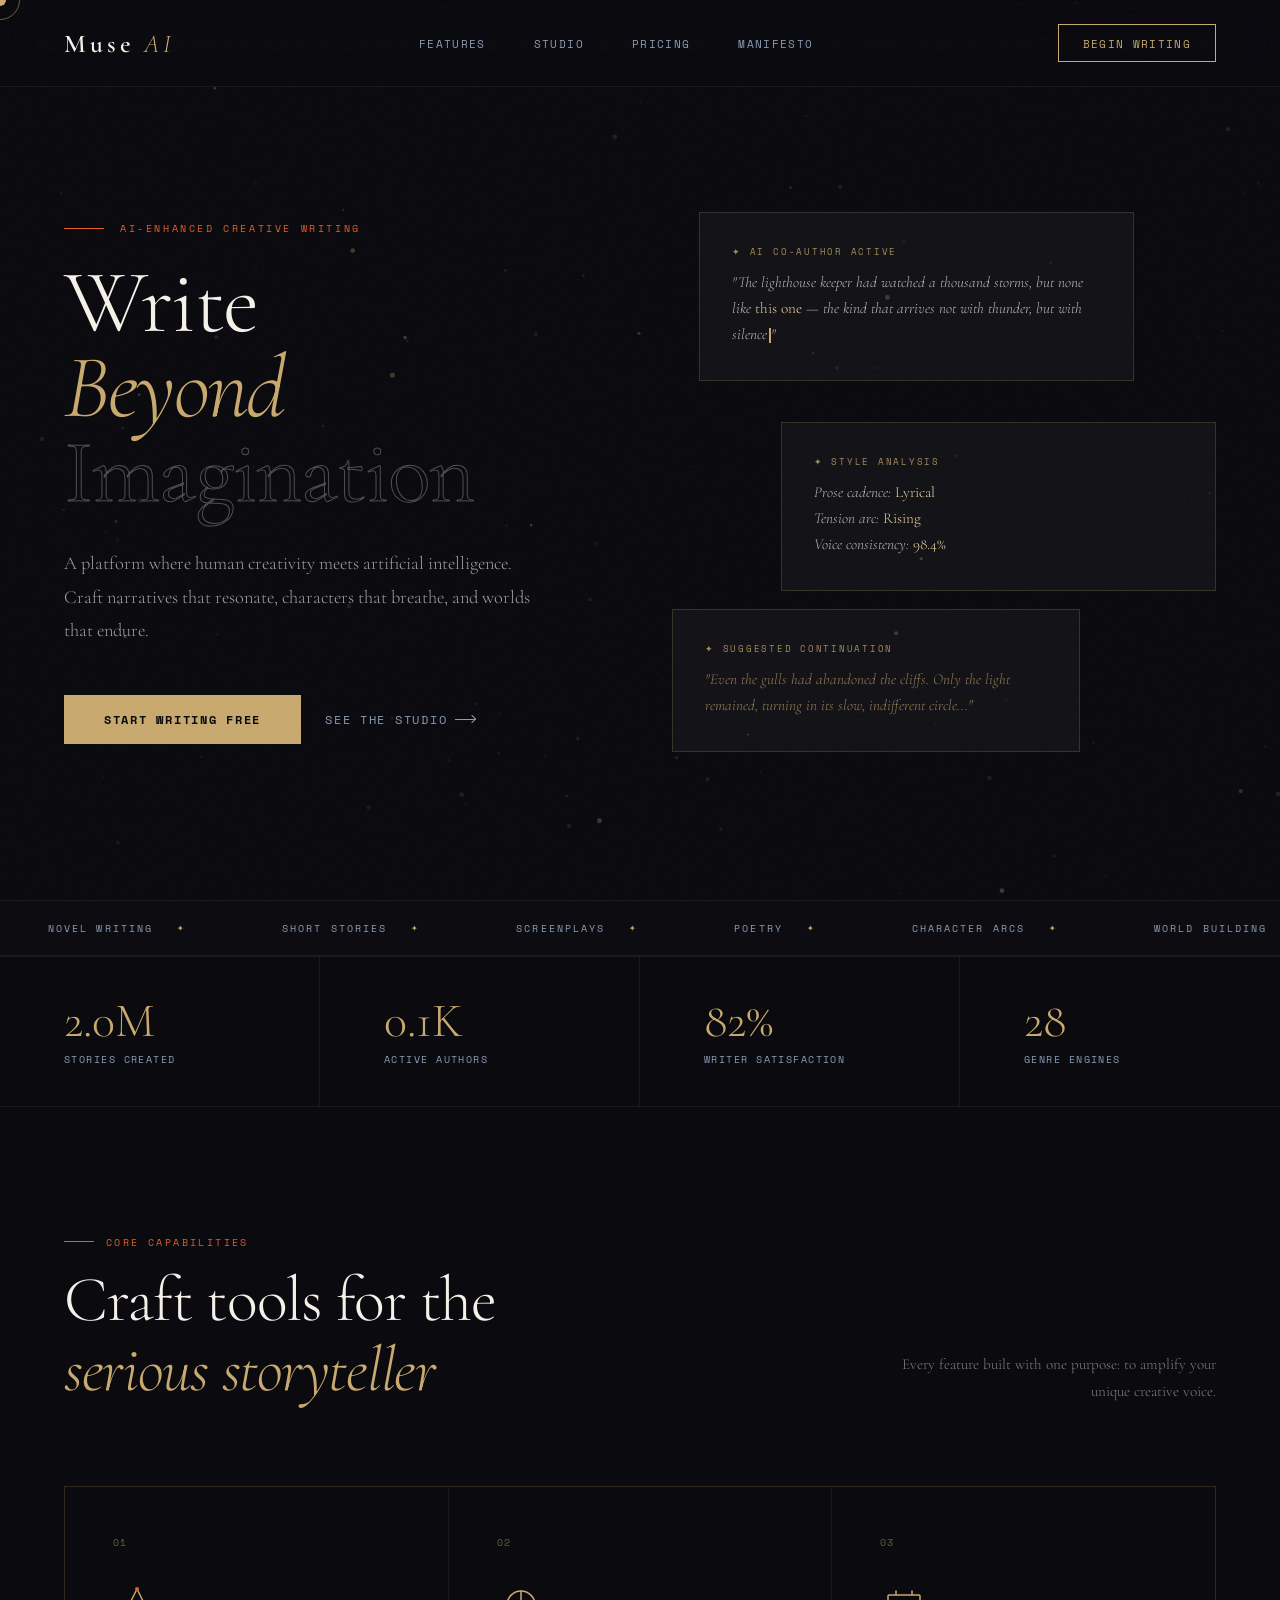
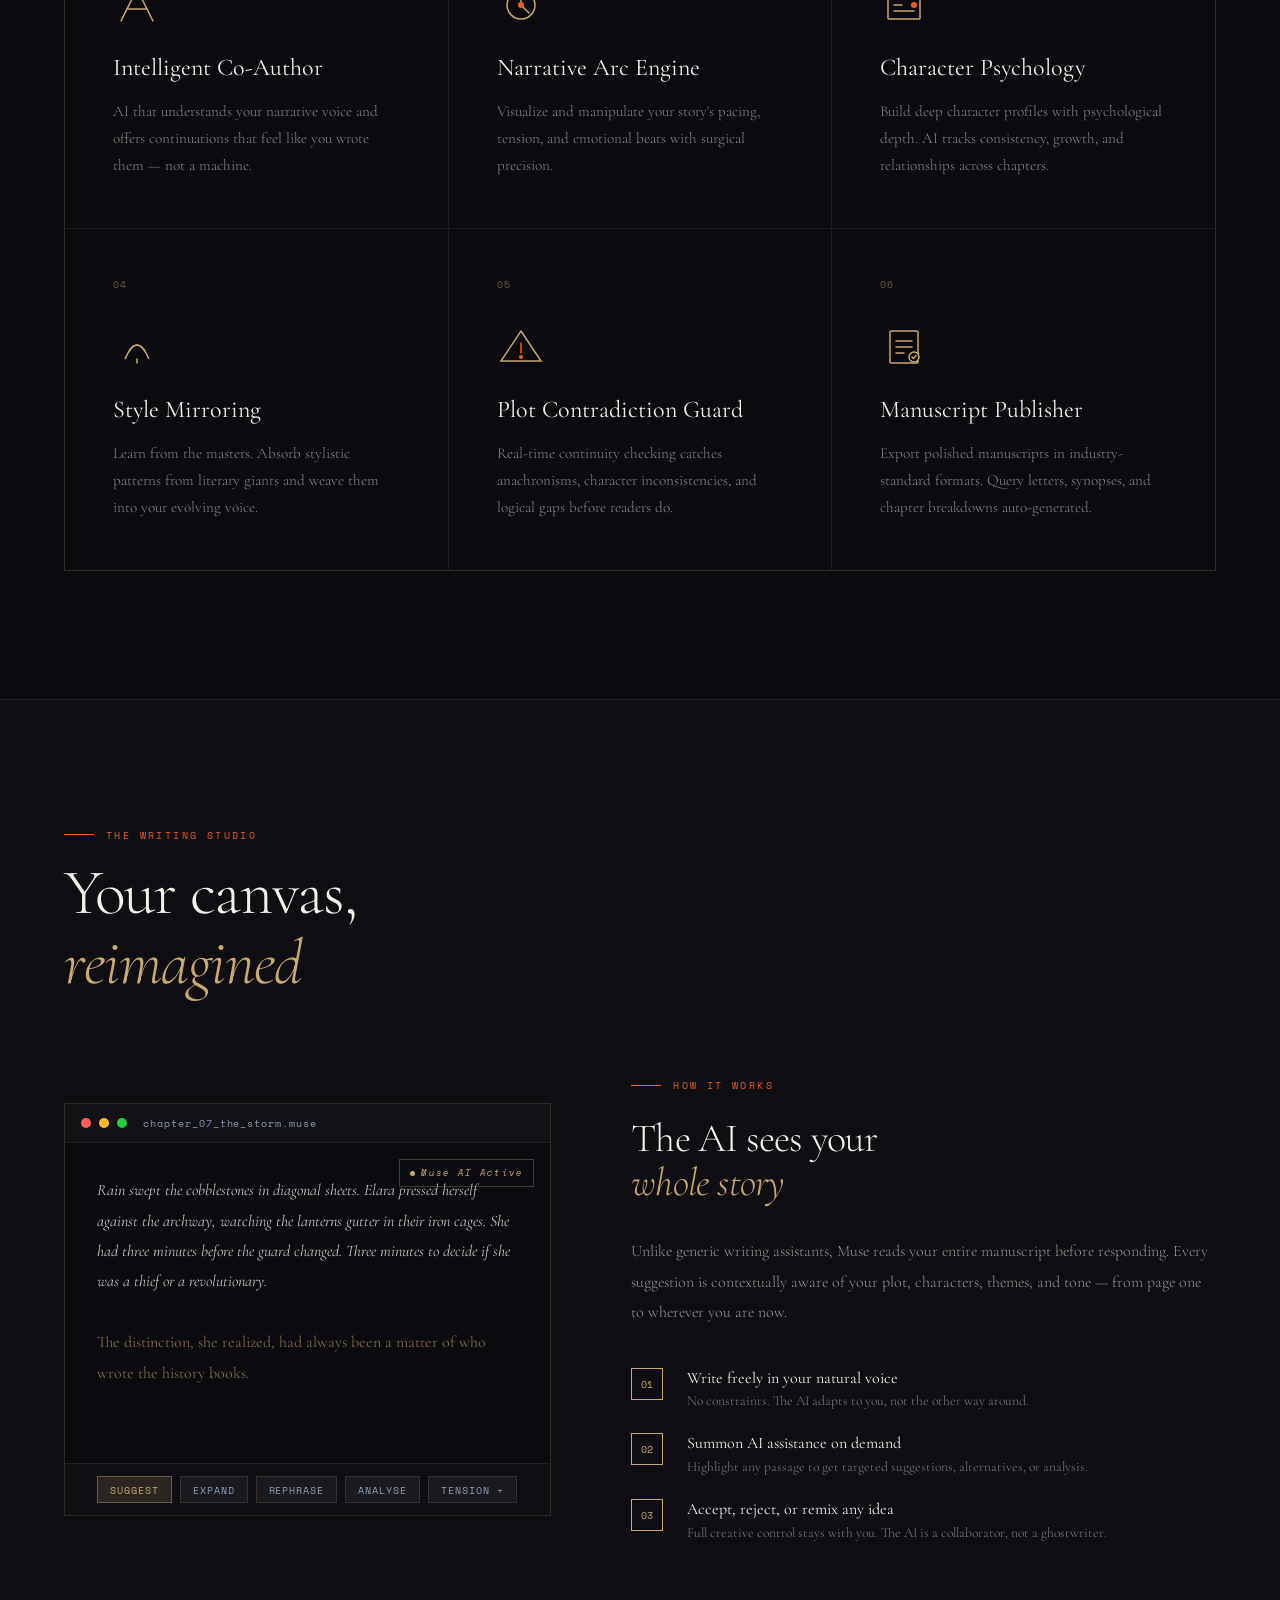
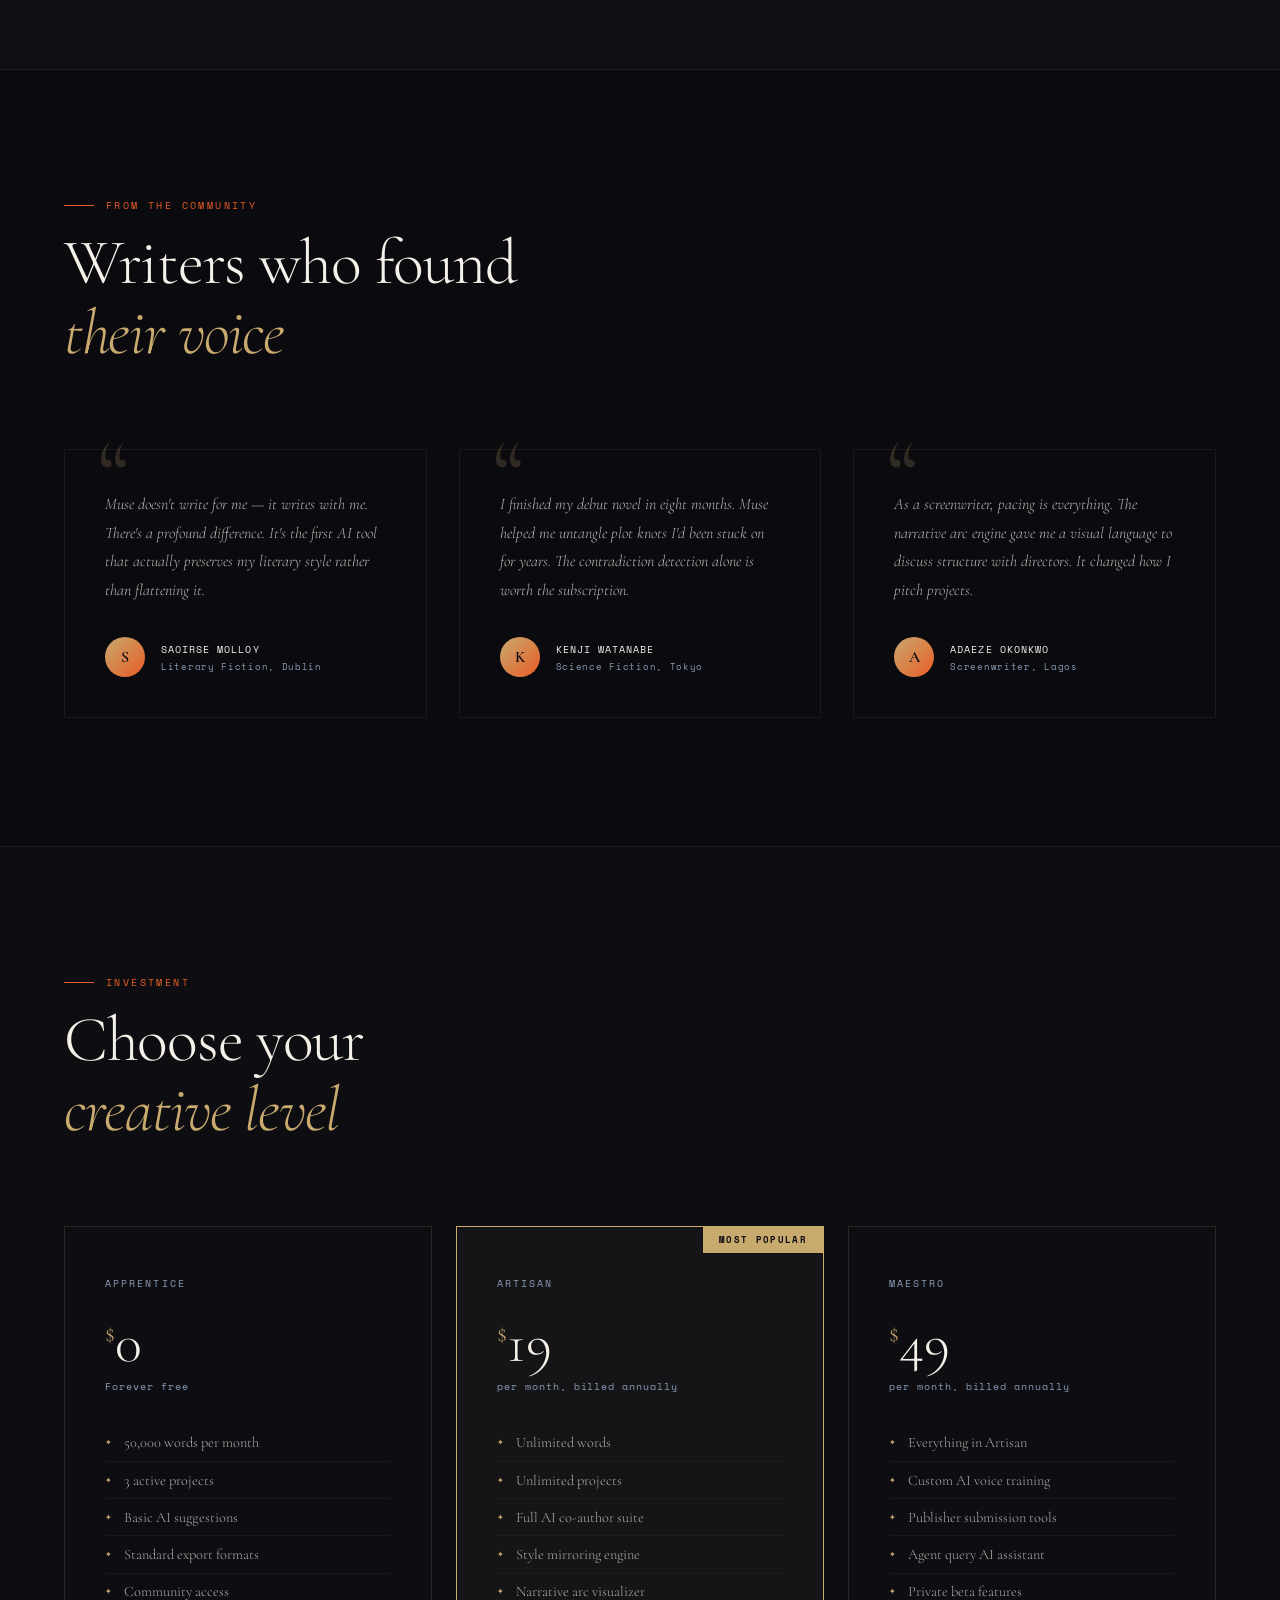
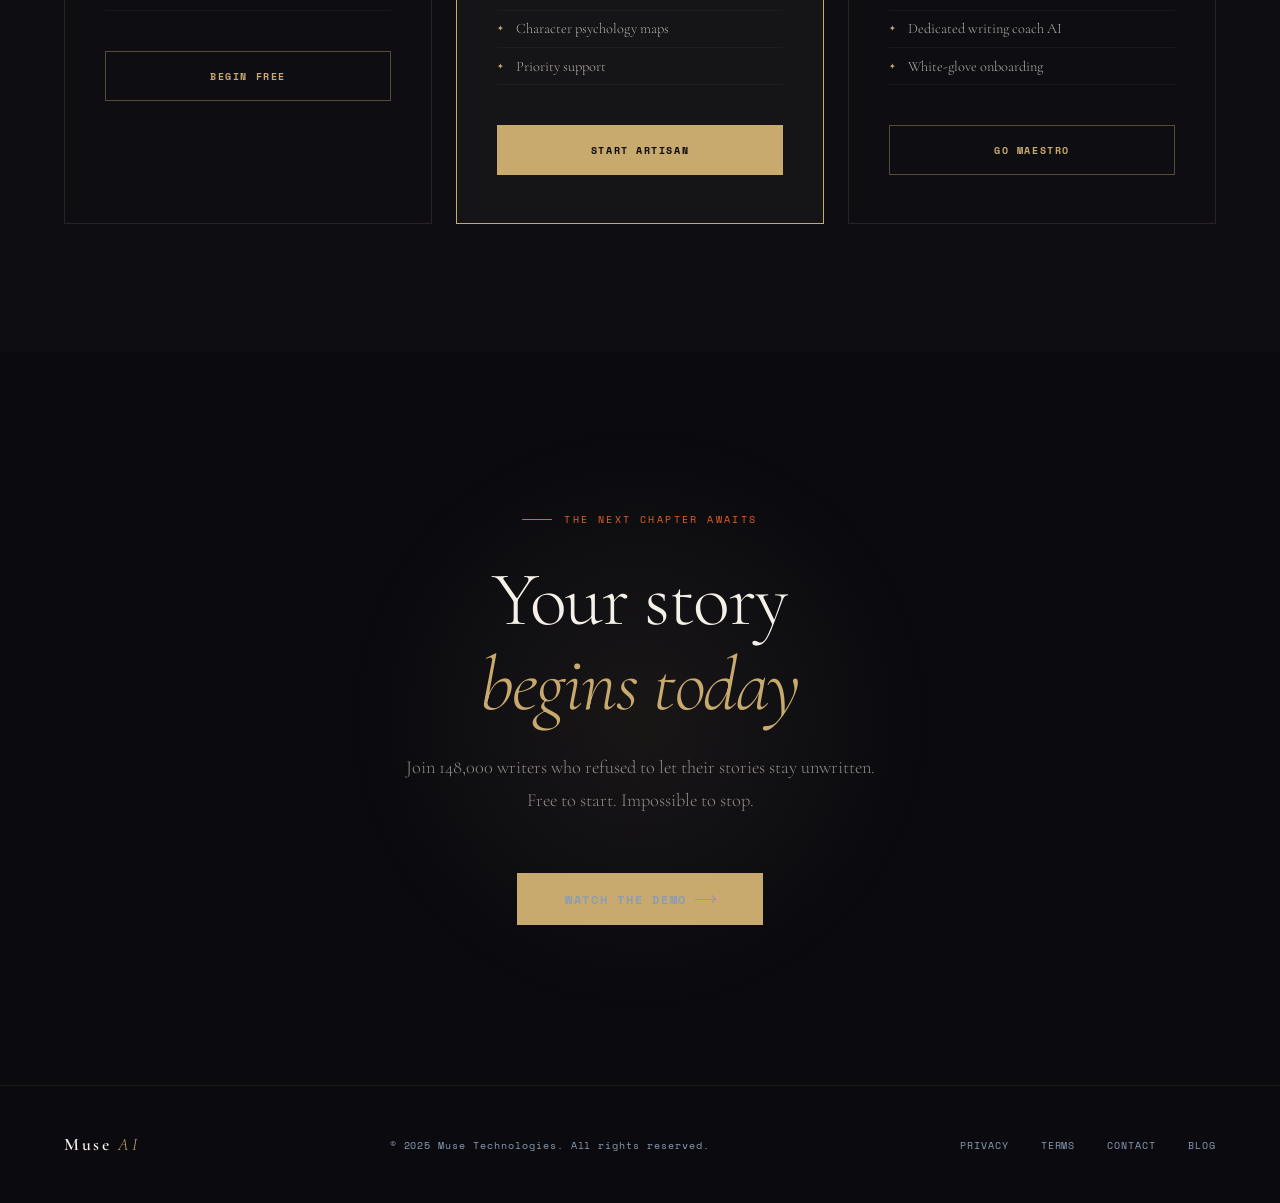
<file: MINI PROJECT/templates/landing.html>
<!DOCTYPE html>
<html lang="en">
<head>
<meta charset="UTF-8">
<meta name="viewport" content="width=device-width, initial-scale=1.0">
<title>Muse AI — Creative Writing Platform</title>
<link href="https://fonts.googleapis.com/css2?family=Cormorant+Garamond:ital,wght@0,300;0,400;0,600;1,300;1,400&family=Space+Mono:ital,wght@0,400;0,700;1,400&display=swap" rel="stylesheet">
<style>
  :root {
    --ink: #0a0a0f;
    --paper: #f5f0e8;
    --gold: #c8a96e;
    --gold-light: #e8d5a3;
    --ember: #e85d26;
    --mist: #8b9db5;
    --glow: rgba(200, 169, 110, 0.15);
    --font-display: 'Cormorant Garamond', Georgia, serif;
    --font-mono: 'Space Mono', monospace;
  }
 
  *, *::before, *::after { box-sizing: border-box; margin: 0; padding: 0; }
 
  html { scroll-behavior: smooth; }
 
  body {
    background: var(--ink);
    color: var(--paper);
    font-family: var(--font-display);
    overflow-x: hidden;
    cursor: none;
  }
 
  /* Custom cursor */
  .cursor {
    position: fixed; top: 0; left: 0;
    width: 12px; height: 12px;
    background: var(--gold);
    border-radius: 50%;
    pointer-events: none;
    z-index: 10000;
    transform: translate(-50%, -50%);
    transition: transform 0.1s, width 0.3s, height 0.3s, background 0.3s;
    mix-blend-mode: screen;
  }
  .cursor-ring {
    position: fixed; top: 0; left: 0;
    width: 40px; height: 40px;
    border: 1px solid rgba(200, 169, 110, 0.5);
    border-radius: 50%;
    pointer-events: none;
    z-index: 9999;
    transform: translate(-50%, -50%);
    transition: transform 0.15s ease-out, width 0.3s, height 0.3s;
  }
  body:hover .cursor { opacity: 1; }
 
  /* Canvas background */
  #bg-canvas {
    position: fixed; inset: 0;
    z-index: 0;
    pointer-events: none;
    opacity: 0.6;
  }
 
  /* Grain overlay */
  body::after {
    content: '';
    position: fixed; inset: 0;
    background-image: url("data:image/svg+xml,%3Csvg viewBox='0 0 256 256' xmlns='http://www.w3.org/2000/svg'%3E%3Cfilter id='noise'%3E%3CfeTurbulence type='fractalNoise' baseFrequency='0.9' numOctaves='4' stitchTiles='stitch'/%3E%3C/filter%3E%3Crect width='100%25' height='100%25' filter='url(%23noise)' opacity='0.04'/%3E%3C/svg%3E");
    pointer-events: none;
    z-index: 9998;
    opacity: 0.4;
  }
 
  /* Nav */
  nav {
    position: fixed; top: 0; left: 0; right: 0;
    z-index: 1000;
    display: flex;
    justify-content: space-between;
    align-items: center;
    padding: 1.5rem 4rem;
    border-bottom: 1px solid rgba(200, 169, 110, 0.1);
    backdrop-filter: blur(20px);
    background: rgba(10, 10, 15, 0.6);
    animation: navReveal 1s ease forwards;
  }
  @keyframes navReveal {
    from { opacity: 0; transform: translateY(-20px); }
    to { opacity: 1; transform: translateY(0); }
  }
  .logo {
    font-family: var(--font-display);
    font-size: 1.6rem;
    font-weight: 300;
    letter-spacing: 0.15em;
    color: var(--gold);
    font-style: italic;
  }
  .logo span { font-style: normal; font-weight: 600; color: var(--paper); }
  .nav-links {
    display: flex; gap: 3rem;
    list-style: none;
    font-family: var(--font-mono);
    font-size: 0.7rem;
    letter-spacing: 0.12em;
    text-transform: uppercase;
  }
  .nav-links a {
    color: var(--mist); text-decoration: none;
    transition: color 0.3s;
    position: relative;
  }
  .nav-links a::after {
    content: '';
    position: absolute; bottom: -4px; left: 0; right: 0;
    height: 1px; background: var(--gold);
    transform: scaleX(0); transform-origin: left;
    transition: transform 0.3s ease;
  }
  .nav-links a:hover { color: var(--gold); }
  .nav-links a:hover::after { transform: scaleX(1); }
  .nav-cta {
    font-family: var(--font-mono);
    font-size: 0.7rem;
    letter-spacing: 0.12em;
    text-transform: uppercase;
    padding: 0.6rem 1.5rem;
    border: 1px solid var(--gold);
    color: var(--gold);
    background: transparent;
    cursor: none;
    transition: all 0.3s;
  }
  .nav-cta:hover { background: var(--gold); color: var(--ink); }
 
  /* Hero */
  .hero {
    position: relative; z-index: 1;
    min-height: 100vh;
    display: grid;
    grid-template-columns: 1fr 1fr;
    align-items: center;
    padding: 8rem 4rem 4rem;
    gap: 4rem;
  }
  .hero-text { max-width: 620px; }
  .hero-eyebrow {
    font-family: var(--font-mono);
    font-size: 0.65rem;
    letter-spacing: 0.25em;
    text-transform: uppercase;
    color: var(--ember);
    margin-bottom: 1.5rem;
    opacity: 0;
    animation: fadeUp 0.8s 0.3s forwards;
    display: flex; align-items: center; gap: 1rem;
  }
  .hero-eyebrow::before {
    content: '';
    display: block;
    width: 40px; height: 1px;
    background: var(--ember);
  }
  h1 {
    font-family: var(--font-display);
    font-size: clamp(3.5rem, 7vw, 6.5rem);
    font-weight: 300;
    line-height: 0.95;
    letter-spacing: -0.02em;
    margin-bottom: 2rem;
    opacity: 0;
    animation: fadeUp 0.8s 0.5s forwards;
  }
  h1 em {
    font-style: italic;
    color: var(--gold);
    display: block;
  }
  h1 .outline-text {
    -webkit-text-stroke: 1px rgba(245, 240, 232, 0.3);
    color: transparent;
    display: block;
  }
  .hero-desc {
    font-size: 1.15rem;
    font-weight: 300;
    line-height: 1.8;
    color: rgba(245, 240, 232, 0.65);
    max-width: 480px;
    margin-bottom: 3rem;
    opacity: 0;
    animation: fadeUp 0.8s 0.7s forwards;
  }
  .hero-actions {
    display: flex; gap: 1.5rem; align-items: center;
    opacity: 0;
    animation: fadeUp 0.8s 0.9s forwards;
  }
  .btn-primary {
    font-family: var(--font-mono);
    font-size: 0.72rem;
    letter-spacing: 0.15em;
    text-transform: uppercase;
    padding: 1rem 2.5rem;
    background: var(--gold);
    color: var(--ink);
    border: none; cursor: none;
    position: relative; overflow: hidden;
    transition: transform 0.3s;
    font-weight: 700;
  }
  .btn-primary::before {
    content: '';
    position: absolute; inset: 0;
    background: var(--ember);
    transform: translateX(-100%);
    transition: transform 0.4s ease;
  }
  .btn-primary:hover::before { transform: translateX(0); }
  .btn-primary:hover { transform: translateY(-2px); }
  .btn-primary span { position: relative; z-index: 1; }
  .btn-ghost {
    font-family: var(--font-mono);
    font-size: 0.72rem;
    letter-spacing: 0.15em;
    text-transform: uppercase;
    color: var(--mist);
    text-decoration: none;
    display: flex; align-items: center; gap: 0.5rem;
    transition: color 0.3s;
    cursor: none;
  }
  .btn-ghost:hover { color: var(--paper); }
  .btn-ghost .arrow {
    width: 20px; height: 1px; background: currentColor;
    position: relative; transition: width 0.3s;
  }
  .btn-ghost .arrow::after {
    content: '';
    position: absolute; right: 0; top: -3px;
    width: 6px; height: 6px;
    border-top: 1px solid currentColor;
    border-right: 1px solid currentColor;
    transform: rotate(45deg);
  }
  .btn-ghost:hover .arrow { width: 35px; }
 
  /* Hero visual */
  .hero-visual {
    position: relative;
    height: 600px;
    opacity: 0;
    animation: fadeIn 1.2s 0.8s forwards;
  }
  .manuscript-card {
    position: absolute;
    background: rgba(245, 240, 232, 0.04);
    border: 1px solid rgba(200, 169, 110, 0.2);
    backdrop-filter: blur(10px);
    padding: 2rem;
    font-family: var(--font-display);
    animation: float 6s ease-in-out infinite;
  }
  .manuscript-card:nth-child(1) {
    top: 5%; left: 5%; right: 15%;
    animation-delay: 0s;
  }
  .manuscript-card:nth-child(2) {
    top: 40%; left: 20%; right: 0%;
    animation-delay: -2s;
  }
  .manuscript-card:nth-child(3) {
    bottom: 5%; left: 0%; right: 25%;
    animation-delay: -4s;
  }
  @keyframes float {
    0%, 100% { transform: translateY(0px) rotate(-0.5deg); }
    50% { transform: translateY(-12px) rotate(0.5deg); }
  }
  .card-label {
    font-family: var(--font-mono);
    font-size: 0.55rem;
    letter-spacing: 0.2em;
    text-transform: uppercase;
    color: var(--gold);
    margin-bottom: 0.75rem;
    opacity: 0.8;
  }
  .card-text {
    font-size: 0.95rem;
    font-weight: 300;
    font-style: italic;
    line-height: 1.7;
    color: rgba(245, 240, 232, 0.75);
  }
  .card-text .highlight { color: var(--gold-light); font-style: normal; }
  .typing-cursor {
    display: inline-block;
    width: 2px; height: 1em;
    background: var(--gold);
    vertical-align: middle;
    animation: blink 1s step-end infinite;
    margin-left: 2px;
  }
  @keyframes blink { 0%, 100% { opacity: 1; } 50% { opacity: 0; } }
 
  /* Stats bar */
  .stats-bar {
    position: relative; z-index: 1;
    display: grid;
    grid-template-columns: repeat(4, 1fr);
    border-top: 1px solid rgba(200, 169, 110, 0.1);
    border-bottom: 1px solid rgba(200, 169, 110, 0.1);
  }
  .stat {
    padding: 2.5rem 4rem;
    border-right: 1px solid rgba(200, 169, 110, 0.1);
    opacity: 0;
    animation: fadeUp 0.6s forwards;
  }
  .stat:nth-child(1) { animation-delay: 1.1s; }
  .stat:nth-child(2) { animation-delay: 1.25s; }
  .stat:nth-child(3) { animation-delay: 1.4s; }
  .stat:nth-child(4) { animation-delay: 1.55s; border-right: none; }
  .stat-num {
    font-family: var(--font-display);
    font-size: 3rem;
    font-weight: 300;
    color: var(--gold);
    line-height: 1;
    margin-bottom: 0.4rem;
  }
  .stat-label {
    font-family: var(--font-mono);
    font-size: 0.6rem;
    letter-spacing: 0.15em;
    text-transform: uppercase;
    color: var(--mist);
  }
 
  /* Features section */
  .section {
    position: relative; z-index: 1;
    padding: 8rem 4rem;
  }
  .section-header {
    display: flex;
    justify-content: space-between;
    align-items: flex-end;
    margin-bottom: 5rem;
  }
  .section-tag {
    font-family: var(--font-mono);
    font-size: 0.6rem;
    letter-spacing: 0.25em;
    text-transform: uppercase;
    color: var(--ember);
    margin-bottom: 1rem;
    display: flex; align-items: center; gap: 0.75rem;
  }
  .section-tag::before {
    content: '';
    display: block; width: 30px; height: 1px;
    background: var(--ember);
  }
  h2 {
    font-family: var(--font-display);
    font-size: clamp(2.5rem, 5vw, 4.5rem);
    font-weight: 300;
    line-height: 1.1;
    letter-spacing: -0.02em;
  }
  h2 em { font-style: italic; color: var(--gold); }
 
  .features-grid {
    display: grid;
    grid-template-columns: repeat(3, 1fr);
    gap: 1px;
    background: rgba(200, 169, 110, 0.1);
    border: 1px solid rgba(200, 169, 110, 0.1);
  }
  .feature {
    background: var(--ink);
    padding: 3rem;
    position: relative;
    overflow: hidden;
    transition: background 0.4s;
    cursor: none;
  }
  .feature::before {
    content: '';
    position: absolute; inset: 0;
    background: linear-gradient(135deg, rgba(200, 169, 110, 0.08), transparent);
    opacity: 0;
    transition: opacity 0.4s;
  }
  .feature:hover { background: rgba(200, 169, 110, 0.03); }
  .feature:hover::before { opacity: 1; }
  .feature-num {
    font-family: var(--font-mono);
    font-size: 0.6rem;
    color: var(--gold);
    opacity: 0.5;
    letter-spacing: 0.1em;
    margin-bottom: 2rem;
  }
  .feature-icon {
    width: 48px; height: 48px;
    margin-bottom: 1.5rem;
    position: relative;
  }
  .feature-icon svg { width: 100%; height: 100%; }
  h3 {
    font-family: var(--font-display);
    font-size: 1.5rem;
    font-weight: 400;
    margin-bottom: 1rem;
    transition: color 0.3s;
  }
  .feature:hover h3 { color: var(--gold-light); }
  .feature-desc {
    font-size: 0.95rem;
    font-weight: 300;
    line-height: 1.8;
    color: rgba(245, 240, 232, 0.55);
  }
  .feature-line {
    position: absolute; bottom: 0; left: 0;
    height: 2px; width: 0; background: var(--gold);
    transition: width 0.5s ease;
  }
  .feature:hover .feature-line { width: 100%; }
 
  /* Demo section */
  .demo-section {
    position: relative; z-index: 1;
    padding: 8rem 4rem;
    background: rgba(245, 240, 232, 0.02);
    border-top: 1px solid rgba(200, 169, 110, 0.1);
    border-bottom: 1px solid rgba(200, 169, 110, 0.1);
  }
  .demo-wrapper {
    display: grid;
    grid-template-columns: 1fr 1.2fr;
    gap: 5rem;
    align-items: center;
  }
  .demo-editor {
    border: 1px solid rgba(200, 169, 110, 0.2);
    background: rgba(10, 10, 15, 0.8);
    position: relative;
    overflow: hidden;
  }
  .editor-topbar {
    display: flex;
    align-items: center;
    gap: 0.5rem;
    padding: 0.75rem 1rem;
    border-bottom: 1px solid rgba(200, 169, 110, 0.1);
    background: rgba(245, 240, 232, 0.03);
  }
  .dot {
    width: 10px; height: 10px; border-radius: 50%;
  }
  .dot-r { background: #ff5f57; }
  .dot-y { background: #ffbd2e; }
  .dot-g { background: #28ca41; }
  .editor-title {
    font-family: var(--font-mono);
    font-size: 0.6rem;
    letter-spacing: 0.1em;
    color: var(--mist);
    margin-left: 0.5rem;
  }
  .editor-body {
    padding: 2rem;
    min-height: 320px;
    font-family: var(--font-display);
    font-size: 1rem;
    font-style: italic;
    line-height: 1.9;
    color: rgba(245, 240, 232, 0.8);
    position: relative;
  }
  .ai-suggestion {
    color: rgba(200, 169, 110, 0.6);
    font-style: normal;
  }
  .ai-badge {
    position: absolute; top: 1rem; right: 1rem;
    font-family: var(--font-mono);
    font-size: 0.55rem;
    letter-spacing: 0.15em;
    color: var(--gold);
    border: 1px solid rgba(200, 169, 110, 0.3);
    padding: 0.3rem 0.6rem;
    display: flex; align-items: center; gap: 0.4rem;
  }
  .pulse-dot {
    width: 5px; height: 5px;
    border-radius: 50%;
    background: var(--gold);
    animation: pulse 1.5s ease-in-out infinite;
  }
  @keyframes pulse {
    0%, 100% { opacity: 1; transform: scale(1); }
    50% { opacity: 0.3; transform: scale(0.8); }
  }
  .editor-toolbar {
    display: flex; gap: 0.5rem;
    padding: 0.75rem 2rem;
    border-top: 1px solid rgba(200, 169, 110, 0.1);
    background: rgba(245, 240, 232, 0.02);
  }
  .toolbar-btn {
    font-family: var(--font-mono);
    font-size: 0.6rem;
    letter-spacing: 0.1em;
    color: var(--mist);
    background: rgba(245, 240, 232, 0.05);
    border: 1px solid rgba(200, 169, 110, 0.15);
    padding: 0.35rem 0.75rem;
    cursor: none;
    transition: all 0.3s;
    text-transform: uppercase;
  }
  .toolbar-btn:hover, .toolbar-btn.active {
    background: rgba(200, 169, 110, 0.15);
    color: var(--gold);
    border-color: rgba(200, 169, 110, 0.4);
  }
 
  /* Testimonials */
  .testimonials {
    position: relative; z-index: 1;
    padding: 8rem 4rem;
  }
  .testimonials-grid {
    display: grid;
    grid-template-columns: repeat(3, 1fr);
    gap: 2rem;
    margin-top: 4rem;
  }
  .testimonial {
    padding: 2.5rem;
    border: 1px solid rgba(200, 169, 110, 0.1);
    position: relative;
    transition: border-color 0.3s, transform 0.3s;
  }
  .testimonial::before {
    content: '\201C';
    position: absolute; top: -1.5rem; left: 2rem;
    font-family: var(--font-display);
    font-size: 6rem;
    color: var(--gold);
    opacity: 0.2;
    line-height: 1;
  }
  .testimonial:hover {
    border-color: rgba(200, 169, 110, 0.3);
    transform: translateY(-4px);
  }
  .testimonial-text {
    font-size: 1rem;
    font-style: italic;
    font-weight: 300;
    line-height: 1.8;
    color: rgba(245, 240, 232, 0.75);
    margin-bottom: 2rem;
  }
  .testimonial-author {
    display: flex; align-items: center; gap: 1rem;
  }
  .author-avatar {
    width: 40px; height: 40px; border-radius: 50%;
    background: linear-gradient(135deg, var(--gold), var(--ember));
    display: flex; align-items: center; justify-content: center;
    font-family: var(--font-display);
    font-size: 1rem;
    font-weight: 600;
    color: var(--ink);
    flex-shrink: 0;
  }
  .author-name {
    font-family: var(--font-mono);
    font-size: 0.65rem;
    letter-spacing: 0.1em;
    color: var(--paper);
    text-transform: uppercase;
  }
  .author-role {
    font-family: var(--font-mono);
    font-size: 0.55rem;
    letter-spacing: 0.08em;
    color: var(--mist);
    margin-top: 0.2rem;
  }
 
  /* Pricing */
  .pricing {
    position: relative; z-index: 1;
    padding: 8rem 4rem;
    background: rgba(245, 240, 232, 0.015);
    border-top: 1px solid rgba(200, 169, 110, 0.1);
  }
  .pricing-grid {
    display: grid;
    grid-template-columns: repeat(3, 1fr);
    gap: 1.5rem;
    margin-top: 4rem;
  }
  .pricing-card {
    padding: 3rem 2.5rem;
    border: 1px solid rgba(200, 169, 110, 0.15);
    position: relative;
    overflow: hidden;
    transition: transform 0.3s, border-color 0.3s;
  }
  .pricing-card:hover { transform: translateY(-6px); }
  .pricing-card.featured {
    border-color: var(--gold);
    background: rgba(200, 169, 110, 0.04);
  }
  .pricing-card.featured::before {
    content: 'Most Popular';
    position: absolute; top: 0; right: 0;
    font-family: var(--font-mono);
    font-size: 0.55rem;
    letter-spacing: 0.15em;
    text-transform: uppercase;
    background: var(--gold);
    color: var(--ink);
    padding: 0.4rem 1rem;
    font-weight: 700;
  }
  .plan-name {
    font-family: var(--font-mono);
    font-size: 0.65rem;
    letter-spacing: 0.2em;
    text-transform: uppercase;
    color: var(--mist);
    margin-bottom: 1.5rem;
  }
  .plan-price {
    font-family: var(--font-display);
    font-size: 3.5rem;
    font-weight: 300;
    color: var(--paper);
    line-height: 1;
    margin-bottom: 0.5rem;
  }
  .plan-price sup {
    font-size: 1.5rem;
    vertical-align: super;
    color: var(--gold);
  }
  .plan-period {
    font-family: var(--font-mono);
    font-size: 0.6rem;
    color: var(--mist);
    letter-spacing: 0.1em;
    margin-bottom: 2rem;
  }
  .plan-features {
    list-style: none;
    margin-bottom: 2.5rem;
  }
  .plan-features li {
    font-size: 0.9rem;
    font-weight: 300;
    color: rgba(245, 240, 232, 0.7);
    padding: 0.6rem 0;
    border-bottom: 1px solid rgba(200, 169, 110, 0.06);
    display: flex; align-items: center; gap: 0.75rem;
  }
  .plan-features li::before {
    content: '✦';
    color: var(--gold);
    font-size: 0.5rem;
    flex-shrink: 0;
  }
  .plan-btn {
    width: 100%;
    font-family: var(--font-mono);
    font-size: 0.65rem;
    letter-spacing: 0.15em;
    text-transform: uppercase;
    padding: 1rem;
    border: 1px solid rgba(200, 169, 110, 0.4);
    background: transparent;
    color: var(--gold);
    cursor: none;
    transition: all 0.3s;
    font-weight: 700;
  }
  .plan-btn:hover, .pricing-card.featured .plan-btn {
    background: var(--gold);
    color: var(--ink);
    border-color: var(--gold);
  }
 
  /* CTA */
  .cta-section {
    position: relative; z-index: 1;
    padding: 10rem 4rem;
    text-align: center;
    overflow: hidden;
  }
  .cta-section::before {
    content: '';
    position: absolute;
    top: 50%; left: 50%;
    transform: translate(-50%, -50%);
    width: 600px; height: 600px;
    background: radial-gradient(circle, rgba(200, 169, 110, 0.08), transparent 70%);
    pointer-events: none;
  }
  .cta-section h2 {
    font-size: clamp(3rem, 6vw, 5.5rem);
    margin-bottom: 1.5rem;
  }
  .cta-desc {
    font-size: 1.15rem;
    font-weight: 300;
    color: rgba(245, 240, 232, 0.55);
    max-width: 500px;
    margin: 0 auto 3.5rem;
    line-height: 1.8;
  }
 
  /* Footer */
  footer {
    position: relative; z-index: 1;
    padding: 3rem 4rem;
    border-top: 1px solid rgba(200, 169, 110, 0.1);
    display: flex;
    justify-content: space-between;
    align-items: center;
  }
  .footer-copy {
    font-family: var(--font-mono);
    font-size: 0.6rem;
    letter-spacing: 0.1em;
    color: var(--mist);
  }
  .footer-links {
    display: flex; gap: 2rem;
    list-style: none;
    font-family: var(--font-mono);
    font-size: 0.6rem;
    letter-spacing: 0.1em;
    text-transform: uppercase;
  }
  .footer-links a { color: var(--mist); text-decoration: none; transition: color 0.3s; }
  .footer-links a:hover { color: var(--gold); }
 
  /* Animations */
  @keyframes fadeUp {
    from { opacity: 0; transform: translateY(30px); }
    to { opacity: 1; transform: translateY(0); }
  }
  @keyframes fadeIn {
    from { opacity: 0; }
    to { opacity: 1; }
  }
  .reveal {
    opacity: 0;
    transform: translateY(40px);
    transition: opacity 0.8s ease, transform 0.8s ease;
  }
  .reveal.visible {
    opacity: 1;
    transform: translateY(0);
  }
 
  /* Horizontal scrolling marquee */
  .marquee-wrap {
    position: relative; z-index: 1;
    overflow: hidden;
    border-top: 1px solid rgba(200, 169, 110, 0.1);
    border-bottom: 1px solid rgba(200, 169, 110, 0.1);
    padding: 1.2rem 0;
    background: rgba(200, 169, 110, 0.02);
  }
  .marquee-track {
    display: flex;
    white-space: nowrap;
    animation: marquee 25s linear infinite;
  }
  .marquee-item {
    font-family: var(--font-mono);
    font-size: 0.65rem;
    letter-spacing: 0.2em;
    text-transform: uppercase;
    color: var(--mist);
    padding: 0 3rem;
    display: flex; align-items: center; gap: 1.5rem;
  }
  .marquee-item::after {
    content: '✦';
    color: var(--gold);
    font-size: 0.5rem;
  }
  @keyframes marquee {
    from { transform: translateX(0); }
    to { transform: translateX(-50%); }
  }
 
  /* Scrollbar */
  ::-webkit-scrollbar { width: 4px; }
  ::-webkit-scrollbar-track { background: var(--ink); }
  ::-webkit-scrollbar-thumb { background: rgba(200, 169, 110, 0.3); }
  ::-webkit-scrollbar-thumb:hover { background: var(--gold); }
</style>
</head>
<body>
 
<div class="cursor" id="cursor"></div>
<div class="cursor-ring" id="cursorRing"></div>
 
<canvas id="bg-canvas"></canvas>
 
<nav>
  <div class="logo"><span>Muse</span> AI</div>
  <ul class="nav-links">
    <li><a href="#features">Features</a></li>
    <li><a href="#demo">Studio</a></li>
    <li><a href="#pricing">Pricing</a></li>
    <li><a href="#">Manifesto</a></li>
  </ul>
  <button class="nav-cta" onclick="window.location.href='/auth'">
  Begin Writing
</button>
</nav>
 
<!-- HERO -->
<section class="hero">
  <div class="hero-text">
    <div class="hero-eyebrow">AI-Enhanced Creative Writing</div>
    <h1>
      Write<br>
      <em>Beyond</em>
      <span class="outline-text">Imagination</span>
    </h1>
    <p class="hero-desc">
      A platform where human creativity meets artificial intelligence. 
      Craft narratives that resonate, characters that breathe, and worlds that endure.
    </p>
    <div class="hero-actions">
      <button class="btn-primary" onclick="window.location.href='/auth'">
  <span>Start Writing Free</span>
</button>
      <a href="#demo" class="btn-ghost">
        See the Studio
        <div class="arrow"></div>
      </a>
    </div>
  </div>
 
  <div class="hero-visual">
    <div class="manuscript-card">
      <div class="card-label">✦ AI Co-author active</div>
      <div class="card-text">
        "The lighthouse keeper had watched a thousand storms, but none like <span class="highlight">this one</span> — the kind that arrives not with thunder, but with silence<span class="typing-cursor"></span>"
      </div>
    </div>
    <div class="manuscript-card">
      <div class="card-label">✦ Style analysis</div>
      <div class="card-text">
        Prose cadence: <span class="highlight">Lyrical</span><br>
        Tension arc: <span class="highlight">Rising</span><br>
        Voice consistency: <span class="highlight">98.4%</span>
      </div>
    </div>
    <div class="manuscript-card">
      <div class="card-label">✦ Suggested continuation</div>
      <div class="card-text" style="color: rgba(200,169,110,0.7)">
        "Even the gulls had abandoned the cliffs. Only the light remained, turning in its slow, indifferent circle..."
      </div>
    </div>
  </div>
</section>
 
<!-- MARQUEE -->
<div class="marquee-wrap">
  <div class="marquee-track">
    <div class="marquee-item">Novel Writing</div>
    <div class="marquee-item">Short Stories</div>
    <div class="marquee-item">Screenplays</div>
    <div class="marquee-item">Poetry</div>
    <div class="marquee-item">Character Arcs</div>
    <div class="marquee-item">World Building</div>
    <div class="marquee-item">Plot Development</div>
    <div class="marquee-item">Dialogue Refinement</div>
    <div class="marquee-item">Style Analysis</div>
    <div class="marquee-item">Creative Feedback</div>
    <div class="marquee-item">Novel Writing</div>
    <div class="marquee-item">Short Stories</div>
    <div class="marquee-item">Screenplays</div>
    <div class="marquee-item">Poetry</div>
    <div class="marquee-item">Character Arcs</div>
    <div class="marquee-item">World Building</div>
    <div class="marquee-item">Plot Development</div>
    <div class="marquee-item">Dialogue Refinement</div>
    <div class="marquee-item">Style Analysis</div>
    <div class="marquee-item">Creative Feedback</div>
  </div>
</div>
 
<!-- STATS -->
<div class="stats-bar">
  <div class="stat">
    <div class="stat-num">2.4M</div>
    <div class="stat-label">Stories Created</div>
  </div>
  <div class="stat">
    <div class="stat-num">148K</div>
    <div class="stat-label">Active Authors</div>
  </div>
  <div class="stat">
    <div class="stat-num">97%</div>
    <div class="stat-label">Writer Satisfaction</div>
  </div>
  <div class="stat">
    <div class="stat-num">34</div>
    <div class="stat-label">Genre Engines</div>
  </div>
</div>
 
<!-- FEATURES -->
<section class="section" id="features">
  <div class="section-header reveal">
    <div>
      <div class="section-tag">Core Capabilities</div>
      <h2>Craft tools for the<br><em>serious storyteller</em></h2>
    </div>
    <p style="max-width:320px; font-size:0.95rem; font-weight:300; color:rgba(245,240,232,0.5); line-height:1.8; text-align:right;">
      Every feature built with one purpose: to amplify your unique creative voice.
    </p>
  </div>
 
  <div class="features-grid">
    <div class="feature reveal">
      <div class="feature-num">01</div>
      <div class="feature-icon">
        <svg viewBox="0 0 48 48" fill="none" xmlns="http://www.w3.org/2000/svg">
          <path d="M8 40 L24 8 L40 40" stroke="#c8a96e" stroke-width="1.5" stroke-linecap="round" stroke-linejoin="round"/>
          <path d="M14 28 L34 28" stroke="#c8a96e" stroke-width="1.5" stroke-linecap="round"/>
          <circle cx="24" cy="8" r="2" fill="#e85d26"/>
        </svg>
      </div>
      <h3>Intelligent Co-Author</h3>
      <p class="feature-desc">AI that understands your narrative voice and offers continuations that feel like you wrote them — not a machine.</p>
      <div class="feature-line"></div>
    </div>
 
    <div class="feature reveal">
      <div class="feature-num">02</div>
      <div class="feature-icon">
        <svg viewBox="0 0 48 48" fill="none" xmlns="http://www.w3.org/2000/svg">
          <circle cx="24" cy="24" r="14" stroke="#c8a96e" stroke-width="1.5"/>
          <path d="M24 10 L24 24 L32 32" stroke="#c8a96e" stroke-width="1.5" stroke-linecap="round" stroke-linejoin="round"/>
          <circle cx="24" cy="24" r="3" fill="#e85d26"/>
        </svg>
      </div>
      <h3>Narrative Arc Engine</h3>
      <p class="feature-desc">Visualize and manipulate your story's pacing, tension, and emotional beats with surgical precision.</p>
      <div class="feature-line"></div>
    </div>
 
    <div class="feature reveal">
      <div class="feature-num">03</div>
      <div class="feature-icon">
        <svg viewBox="0 0 48 48" fill="none" xmlns="http://www.w3.org/2000/svg">
          <rect x="8" y="14" width="32" height="24" rx="1" stroke="#c8a96e" stroke-width="1.5"/>
          <path d="M16 10 L16 14" stroke="#c8a96e" stroke-width="1.5" stroke-linecap="round"/>
          <path d="M32 10 L32 14" stroke="#c8a96e" stroke-width="1.5" stroke-linecap="round"/>
          <path d="M14 24 L22 24" stroke="#c8a96e" stroke-width="1.5" stroke-linecap="round"/>
          <path d="M14 30 L34 30" stroke="#c8a96e" stroke-width="1.5" stroke-linecap="round"/>
          <circle cx="34" cy="24" r="3" fill="#e85d26"/>
        </svg>
      </div>
      <h3>Character Psychology</h3>
      <p class="feature-desc">Build deep character profiles with psychological depth. AI tracks consistency, growth, and relationships across chapters.</p>
      <div class="feature-line"></div>
    </div>
 
    <div class="feature reveal">
      <div class="feature-num">04</div>
      <div class="feature-icon">
        <svg viewBox="0 0 48 48" fill="none" xmlns="http://www.w3.org/2000/svg">
          <path d="M12 36 Q24 8 36 36" stroke="#c8a96e" stroke-width="1.5" fill="none"/>
          <path d="M16 28 Q24 16 32 28" stroke="#c8a96e" stroke-width="1.5" fill="none"/>
          <line x1="24" y1="36" x2="24" y2="40" stroke="#c8a96e" stroke-width="1.5" stroke-linecap="round"/>
        </svg>
      </div>
      <h3>Style Mirroring</h3>
      <p class="feature-desc">Learn from the masters. Absorb stylistic patterns from literary giants and weave them into your evolving voice.</p>
      <div class="feature-line"></div>
    </div>
 
    <div class="feature reveal">
      <div class="feature-num">05</div>
      <div class="feature-icon">
        <svg viewBox="0 0 48 48" fill="none" xmlns="http://www.w3.org/2000/svg">
          <polygon points="24,8 44,38 4,38" stroke="#c8a96e" stroke-width="1.5" fill="none"/>
          <line x1="24" y1="20" x2="24" y2="30" stroke="#e85d26" stroke-width="1.5" stroke-linecap="round"/>
          <circle cx="24" cy="34" r="2" fill="#e85d26"/>
        </svg>
      </div>
      <h3>Plot Contradiction Guard</h3>
      <p class="feature-desc">Real-time continuity checking catches anachronisms, character inconsistencies, and logical gaps before readers do.</p>
      <div class="feature-line"></div>
    </div>
 
    <div class="feature reveal">
      <div class="feature-num">06</div>
      <div class="feature-icon">
        <svg viewBox="0 0 48 48" fill="none" xmlns="http://www.w3.org/2000/svg">
          <rect x="10" y="8" width="28" height="32" rx="1" stroke="#c8a96e" stroke-width="1.5"/>
          <path d="M16 18 L32 18" stroke="#c8a96e" stroke-width="1.5" stroke-linecap="round"/>
          <path d="M16 24 L32 24" stroke="#c8a96e" stroke-width="1.5" stroke-linecap="round"/>
          <path d="M16 30 L24 30" stroke="#c8a96e" stroke-width="1.5" stroke-linecap="round"/>
          <circle cx="34" cy="34" r="5" fill="#0a0a0f" stroke="#c8a96e" stroke-width="1.5"/>
          <path d="M32 34 L33.5 35.5 L36 32.5" stroke="#c8a96e" stroke-width="1.5" stroke-linecap="round" stroke-linejoin="round"/>
        </svg>
      </div>
      <h3>Manuscript Publisher</h3>
      <p class="feature-desc">Export polished manuscripts in industry-standard formats. Query letters, synopses, and chapter breakdowns auto-generated.</p>
      <div class="feature-line"></div>
    </div>
  </div>
</section>
 
<!-- DEMO SECTION -->
<section class="demo-section" id="demo">
  <div class="section-header reveal">
    <div>
      <div class="section-tag">The Writing Studio</div>
      <h2>Your canvas,<br><em>reimagined</em></h2>
    </div>
  </div>
  <div class="demo-wrapper">
    <div class="demo-editor reveal">
      <div class="editor-topbar">
        <div class="dot dot-r"></div>
        <div class="dot dot-y"></div>
        <div class="dot dot-g"></div>
        <div class="editor-title">chapter_07_the_storm.muse</div>
      </div>
      <div class="editor-body">
        <div class="ai-badge"><div class="pulse-dot"></div> Muse AI Active</div>
        <p>
          Rain swept the cobblestones in diagonal sheets. Elara pressed herself against the archway, 
          watching the lanterns gutter in their iron cages. She had three minutes before the guard changed. 
          Three minutes to decide if she was a thief or a revolutionary.<br><br>
          <span class="ai-suggestion">The distinction, she realized, had always been a matter of who wrote the history books.</span>
        </p>
      </div>
      <div class="editor-toolbar">
        <button class="toolbar-btn active">Suggest</button>
        <button class="toolbar-btn">Expand</button>
        <button class="toolbar-btn">Rephrase</button>
        <button class="toolbar-btn">Analyse</button>
        <button class="toolbar-btn">Tension +</button>
      </div>
    </div>
 
    <div class="reveal">
      <div class="section-tag" style="margin-bottom:1.5rem">How it works</div>
      <h2 style="font-size:2.5rem; margin-bottom:2rem">The AI sees your<br><em>whole story</em></h2>
      <p style="font-size:1rem; font-weight:300; line-height:1.9; color:rgba(245,240,232,0.6); margin-bottom:2.5rem;">
        Unlike generic writing assistants, Muse reads your entire manuscript before responding. 
        Every suggestion is contextually aware of your plot, characters, themes, and tone — from page one to wherever you are now.
      </p>
      <div style="display:flex; flex-direction:column; gap:1.5rem;">
        <div style="display:flex; gap:1.5rem; align-items:flex-start;">
          <div style="width:32px; height:32px; border:1px solid var(--gold); display:flex; align-items:center; justify-content:center; flex-shrink:0; font-family:var(--font-mono); font-size:0.6rem; color:var(--gold);">01</div>
          <div>
            <div style="font-size:1rem; margin-bottom:0.3rem;">Write freely in your natural voice</div>
            <div style="font-size:0.85rem; font-weight:300; color:rgba(245,240,232,0.5);">No constraints. The AI adapts to you, not the other way around.</div>
          </div>
        </div>
        <div style="display:flex; gap:1.5rem; align-items:flex-start;">
          <div style="width:32px; height:32px; border:1px solid var(--gold); display:flex; align-items:center; justify-content:center; flex-shrink:0; font-family:var(--font-mono); font-size:0.6rem; color:var(--gold);">02</div>
          <div>
            <div style="font-size:1rem; margin-bottom:0.3rem;">Summon AI assistance on demand</div>
            <div style="font-size:0.85rem; font-weight:300; color:rgba(245,240,232,0.5);">Highlight any passage to get targeted suggestions, alternatives, or analysis.</div>
          </div>
        </div>
        <div style="display:flex; gap:1.5rem; align-items:flex-start;">
          <div style="width:32px; height:32px; border:1px solid var(--gold); display:flex; align-items:center; justify-content:center; flex-shrink:0; font-family:var(--font-mono); font-size:0.6rem; color:var(--gold);">03</div>
          <div>
            <div style="font-size:1rem; margin-bottom:0.3rem;">Accept, reject, or remix any idea</div>
            <div style="font-size:0.85rem; font-weight:300; color:rgba(245,240,232,0.5);">Full creative control stays with you. The AI is a collaborator, not a ghostwriter.</div>
          </div>
        </div>
      </div>
    </div>
  </div>
</section>
 
<!-- TESTIMONIALS -->
<section class="testimonials" id="testimonials">
  <div class="section-header reveal">
    <div>
      <div class="section-tag">From the Community</div>
      <h2>Writers who found<br><em>their voice</em></h2>
    </div>
  </div>
  <div class="testimonials-grid">
    <div class="testimonial reveal">
      <p class="testimonial-text">Muse doesn't write for me — it writes with me. There's a profound difference. It's the first AI tool that actually preserves my literary style rather than flattening it.</p>
      <div class="testimonial-author">
        <div class="author-avatar">S</div>
        <div>
          <div class="author-name">Saoirse Molloy</div>
          <div class="author-role">Literary Fiction, Dublin</div>
        </div>
      </div>
    </div>
    <div class="testimonial reveal">
      <p class="testimonial-text">I finished my debut novel in eight months. Muse helped me untangle plot knots I'd been stuck on for years. The contradiction detection alone is worth the subscription.</p>
      <div class="testimonial-author">
        <div class="author-avatar">K</div>
        <div>
          <div class="author-name">Kenji Watanabe</div>
          <div class="author-role">Science Fiction, Tokyo</div>
        </div>
      </div>
    </div>
    <div class="testimonial reveal">
      <p class="testimonial-text">As a screenwriter, pacing is everything. The narrative arc engine gave me a visual language to discuss structure with directors. It changed how I pitch projects.</p>
      <div class="testimonial-author">
        <div class="author-avatar">A</div>
        <div>
          <div class="author-name">Adaeze Okonkwo</div>
          <div class="author-role">Screenwriter, Lagos</div>
        </div>
      </div>
    </div>
  </div>
</section>
 
<!-- PRICING -->
<section class="pricing" id="pricing">
  <div class="section-header reveal">
    <div>
      <div class="section-tag">Investment</div>
      <h2>Choose your<br><em>creative level</em></h2>
    </div>
  </div>
  <div class="pricing-grid">
    <div class="pricing-card reveal">
      <div class="plan-name">Apprentice</div>
      <div class="plan-price"><sup>$</sup>0</div>
      <div class="plan-period">Forever free</div>
      <ul class="plan-features">
        <li>50,000 words per month</li>
        <li>3 active projects</li>
        <li>Basic AI suggestions</li>
        <li>Standard export formats</li>
        <li>Community access</li>
      </ul>
      <button class="plan-btn">Begin Free</button>
    </div>
    <div class="pricing-card featured reveal">
      <div class="plan-name">Artisan</div>
      <div class="plan-price"><sup>$</sup>19</div>
      <div class="plan-period">per month, billed annually</div>
      <ul class="plan-features">
        <li>Unlimited words</li>
        <li>Unlimited projects</li>
        <li>Full AI co-author suite</li>
        <li>Style mirroring engine</li>
        <li>Narrative arc visualizer</li>
        <li>Character psychology maps</li>
        <li>Priority support</li>
      </ul>
      <button class="plan-btn">Start Artisan</button>
    </div>
    <div class="pricing-card reveal">
      <div class="plan-name">Maestro</div>
      <div class="plan-price"><sup>$</sup>49</div>
      <div class="plan-period">per month, billed annually</div>
      <ul class="plan-features">
        <li>Everything in Artisan</li>
        <li>Custom AI voice training</li>
        <li>Publisher submission tools</li>
        <li>Agent query AI assistant</li>
        <li>Private beta features</li>
        <li>Dedicated writing coach AI</li>
        <li>White-glove onboarding</li>
      </ul>
      <button class="plan-btn">Go Maestro</button>
    </div>
  </div>
</section>
 
<!-- CTA -->
<section class="cta-section">
  <div class="section-tag" style="justify-content:center; margin-bottom:2rem">The Next Chapter Awaits</div>
  <h2 class="reveal">
    Your story<br>
    <em>begins today</em>
  </h2>
  <p class="cta-desc reveal">
    Join 148,000 writers who refused to let their stories stay unwritten. 
    Free to start. Impossible to stop.
  </p>
  <div class="reveal" style="display:flex; gap:1.5rem; justify-content:center; align-items:center; flex-wrap:wrap;">
    <button class="btn-primary" onclick="window.location.href='/auth'" style="font-size:0.8rem; padding:1.1rem 3rem;">
    <a href="#demo" class="btn-ghost">
      Watch the demo
      <div class="arrow"></div>
    </a>
  </div>
</section>
 
<!-- FOOTER -->
<footer>
  <div class="logo" style="font-size:1.1rem"><span>Muse</span> AI</div>
  <div class="footer-copy">© 2025 Muse Technologies. All rights reserved.</div>
  <ul class="footer-links">
    <li><a href="#">Privacy</a></li>
    <li><a href="#">Terms</a></li>
    <li><a href="#">Contact</a></li>
    <li><a href="#">Blog</a></li>
  </ul>
</footer>
 
<script>
// Custom cursor
const cursor = document.getElementById('cursor');
const ring = document.getElementById('cursorRing');
let mx = 0, my = 0, rx = 0, ry = 0;
document.addEventListener('mousemove', e => { mx = e.clientX; my = e.clientY; });
function animateCursor() {
  cursor.style.left = mx + 'px';
  cursor.style.top = my + 'px';
  rx += (mx - rx) * 0.12;
  ry += (my - ry) * 0.12;
  ring.style.left = rx + 'px';
  ring.style.top = ry + 'px';
  requestAnimationFrame(animateCursor);
}
animateCursor();
document.querySelectorAll('button, a, .feature, .testimonial, .pricing-card').forEach(el => {
  el.addEventListener('mouseenter', () => {
    cursor.style.width = '6px'; cursor.style.height = '6px';
    ring.style.width = '60px'; ring.style.height = '60px';
  });
  el.addEventListener('mouseleave', () => {
    cursor.style.width = '12px'; cursor.style.height = '12px';
    ring.style.width = '40px'; ring.style.height = '40px';
  });
});
 
// Canvas particle system
const canvas = document.getElementById('bg-canvas');
const ctx = canvas.getContext('2d');
let W, H, particles = [];
 
function resize() {
  W = canvas.width = window.innerWidth;
  H = canvas.height = window.innerHeight;
}
resize();
window.addEventListener('resize', resize);
 
class Particle {
  constructor() { this.reset(); }
  reset() {
    this.x = Math.random() * W;
    this.y = Math.random() * H;
    this.vx = (Math.random() - 0.5) * 0.3;
    this.vy = (Math.random() - 0.5) * 0.3;
    this.life = Math.random();
    this.maxLife = 0.4 + Math.random() * 0.6;
    this.r = Math.random() * 2 + 0.5;
    this.gold = Math.random() > 0.7;
  }
  update() {
    this.x += this.vx; this.y += this.vy;
    this.life += 0.003;
    if (this.life > this.maxLife || this.x < 0 || this.x > W || this.y < 0 || this.y > H) this.reset();
  }
  draw() {
    const alpha = Math.sin((this.life / this.maxLife) * Math.PI) * 0.5;
    ctx.beginPath();
    ctx.arc(this.x, this.y, this.r, 0, Math.PI * 2);
    ctx.fillStyle = this.gold ? `rgba(200,169,110,${alpha})` : `rgba(139,157,181,${alpha * 0.5})`;
    ctx.fill();
  }
}
 
for (let i = 0; i < 120; i++) particles.push(new Particle());
 
// Connect nearby particles
function drawConnections() {
  for (let i = 0; i < particles.length; i++) {
    for (let j = i + 1; j < particles.length; j++) {
      const d = Math.hypot(particles[i].x - particles[j].x, particles[i].y - particles[j].y);
      if (d < 100) {
        ctx.beginPath();
        ctx.moveTo(particles[i].x, particles[i].y);
        ctx.lineTo(particles[j].x, particles[j].y);
        ctx.strokeStyle = `rgba(200,169,110,${0.05 * (1 - d / 100)})`;
        ctx.lineWidth = 0.5;
        ctx.stroke();
      }
    }
  }
}
 
function animateCanvas() {
  ctx.clearRect(0, 0, W, H);
  particles.forEach(p => { p.update(); p.draw(); });
  drawConnections();
  requestAnimationFrame(animateCanvas);
}
animateCanvas();
 
// Scroll reveal
const reveals = document.querySelectorAll('.reveal');
const observer = new IntersectionObserver(entries => {
  entries.forEach((entry, i) => {
    if (entry.isIntersecting) {
      setTimeout(() => entry.target.classList.add('visible'), i * 80);
      observer.unobserve(entry.target);
    }
  });
}, { threshold: 0.1 });
reveals.forEach(el => observer.observe(el));
 
// Typewriter in editor
const editorTexts = [
  'The lighthouse keeper had watched a thousand storms, but none like this one...',
  'She knew the cost of silence. She paid it anyway, word by careful word...',
  'In the ruins of the old city, memories grew like wildflowers through cracked stone...',
  'He had three names: the one his mother gave him, the one the streets gave him, and the truth...'
];
let textIdx = 0, charIdx = 0, direction = 1;
const editorEl = document.querySelector('.editor-body p');
const originalText = editorEl ? editorEl.innerHTML : '';
 
// Stat counter animation
function animateCounters() {
  document.querySelectorAll('.stat-num').forEach(el => {
    const final = el.textContent;
    let num = parseFloat(final.replace(/[^0-9.]/g, ''));
    const suffix = final.replace(/[0-9.]/g, '');
    let start = 0;
    const step = num / 60;
    const timer = setInterval(() => {
      start += step;
      if (start >= num) { start = num; clearInterval(timer); }
      el.textContent = (num >= 1000 ? Math.floor(start / 100) / 10 + 'M' : start % 1 !== 0 ? start.toFixed(1) : Math.floor(start)) + (suffix.includes('%') ? '%' : suffix.includes('K') ? 'K' : suffix.includes('M') ? '' : '');
      if (final.includes('K')) el.textContent = Math.floor(start / 1000 * 10) / 10 + 'K';
      if (final === '97%') el.textContent = Math.floor(start) + '%';
      if (final === '34') el.textContent = Math.floor(start);
      if (final === '148K') el.textContent = Math.floor(start / 1000 * 10) / 10 + 'K';
      if (final === '2.4M') el.textContent = (start / num * 2.4).toFixed(1) + 'M';
    }, 25);
  });
}
const statsObs = new IntersectionObserver(entries => {
  if (entries[0].isIntersecting) { animateCounters(); statsObs.disconnect(); }
}, { threshold: 0.5 });
const statsBar = document.querySelector('.stats-bar');
if (statsBar) statsObs.observe(statsBar);
 
// Toolbar button interaction
document.querySelectorAll('.toolbar-btn').forEach(btn => {
  btn.addEventListener('click', () => {
    document.querySelectorAll('.toolbar-btn').forEach(b => b.classList.remove('active'));
    btn.classList.add('active');
  });
});
</script>
</body>
</html>
</file>
